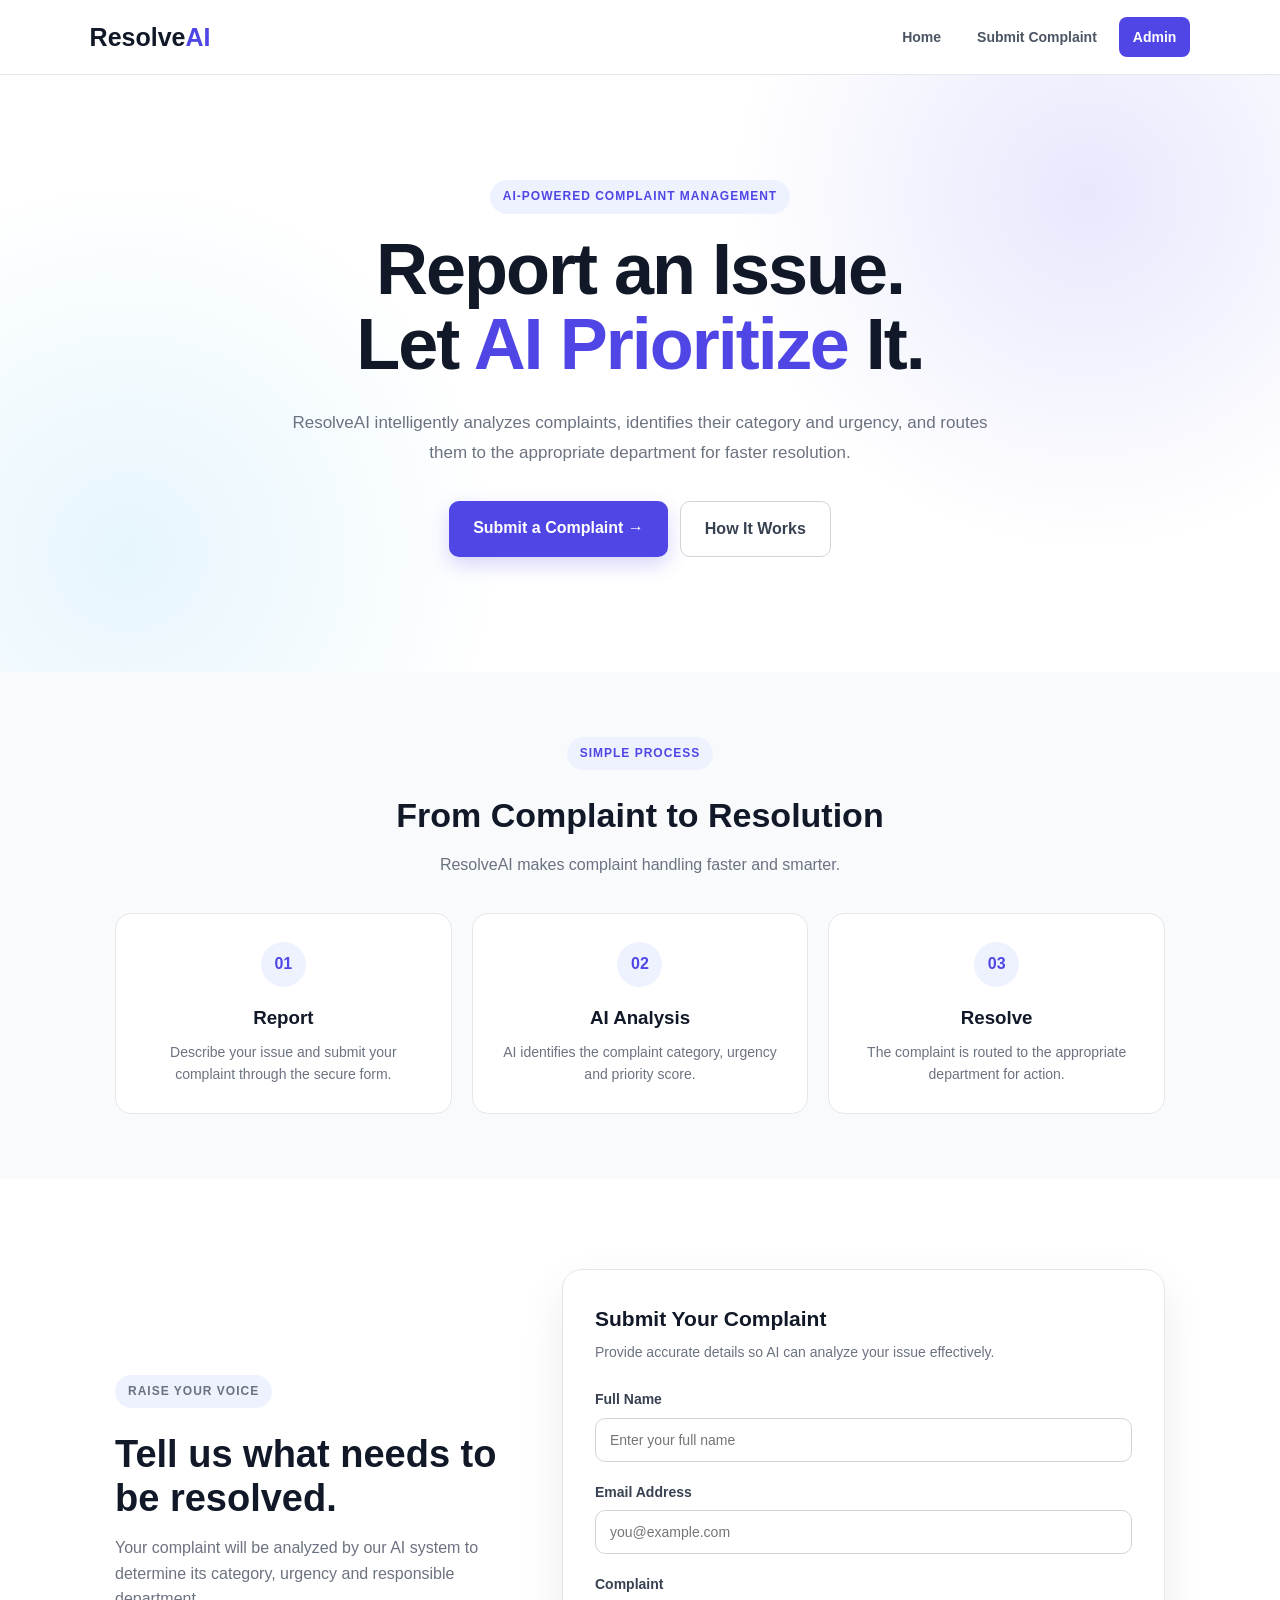
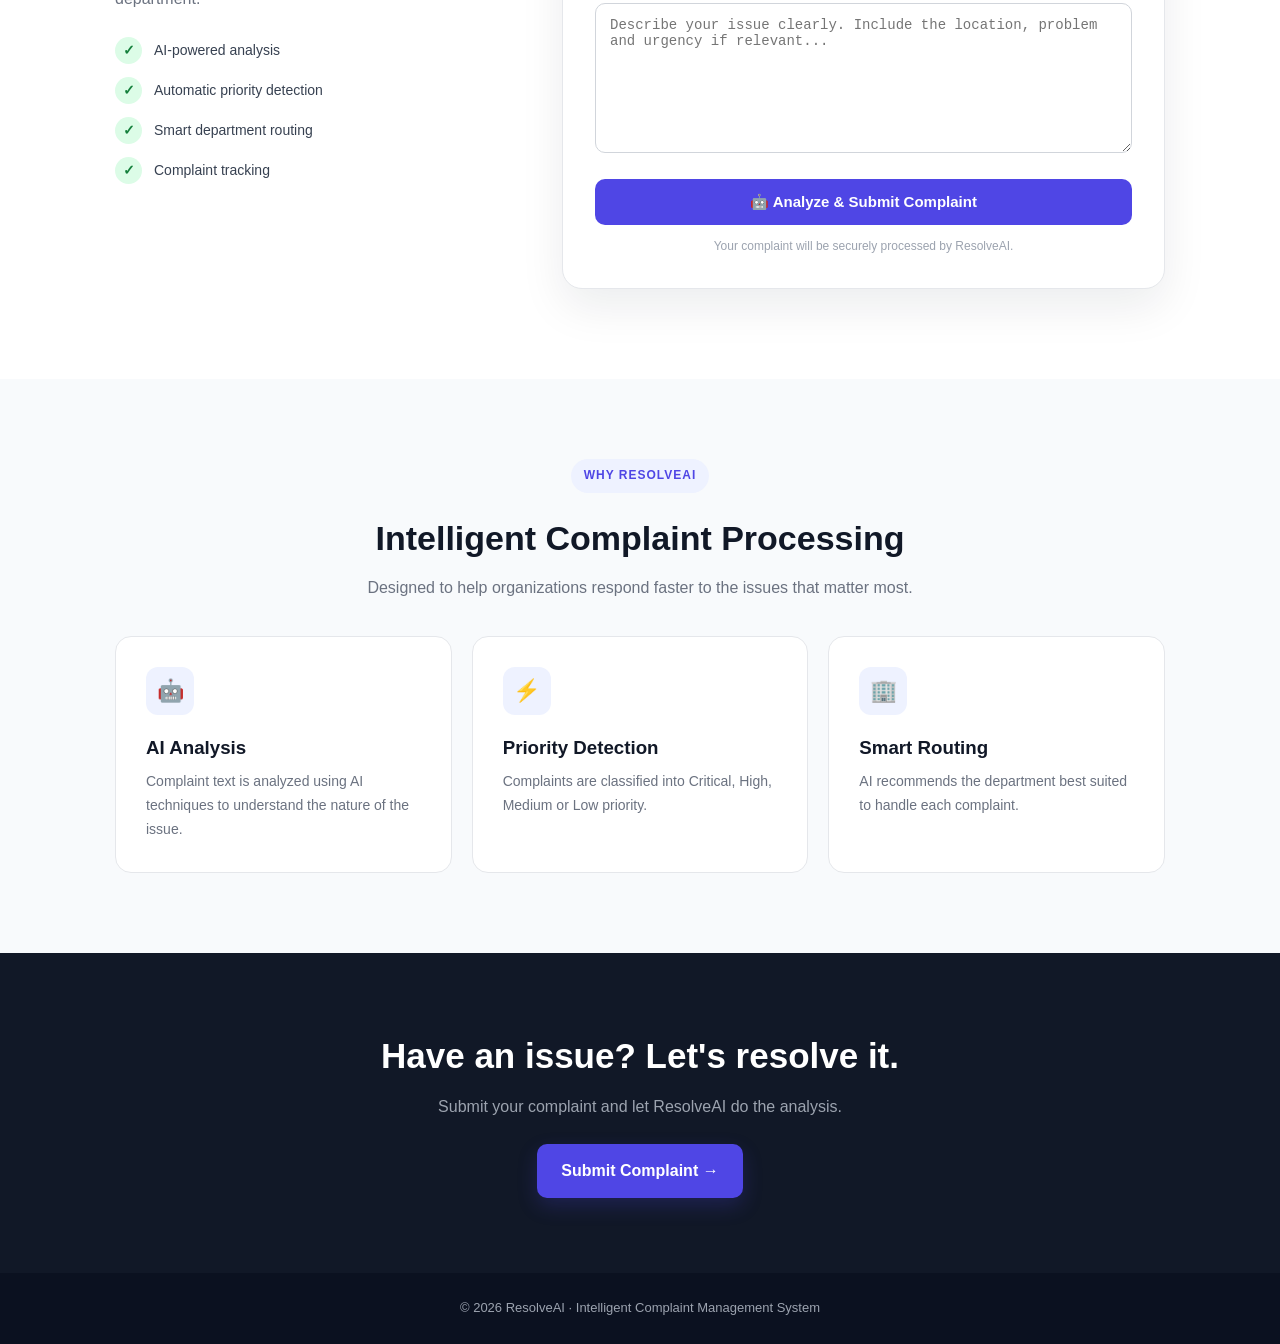
<file: templates/index.html>
<!DOCTYPE html>
<html lang="en">

<head>

    <meta charset="UTF-8">
    <meta name="viewport" content="width=device-width, initial-scale=1.0">

    <title>ResolveAI | Intelligent Complaint Management</title>

    <style>

        * {
            margin: 0;
            padding: 0;
            box-sizing: border-box;
        }

        html {
            scroll-behavior: smooth;
        }

        body {
            font-family: Arial, Helvetica, sans-serif;
            background: #f8fafc;
            color: #111827;
            line-height: 1.6;
        }

        /* =========================
           NAVBAR
        ========================= */

        .navbar {
            position: sticky;
            top: 0;
            z-index: 1000;

            display: flex;
            justify-content: space-between;
            align-items: center;

            padding: 17px 7%;

            background: rgba(255, 255, 255, 0.94);

            border-bottom: 1px solid #e5e7eb;

            backdrop-filter: blur(12px);
        }

        .logo {
            font-size: 25px;
            font-weight: 800;
            color: #111827;
        }

        .logo span {
            color: #4f46e5;
        }

        .nav-links {
            display: flex;
            align-items: center;
            gap: 8px;
        }

        .nav-links a {
            text-decoration: none;
            color: #4b5563;

            padding: 9px 14px;

            border-radius: 8px;

            font-size: 14px;
            font-weight: 600;

            transition: 0.2s;
        }

        .nav-links a:hover {
            color: #4f46e5;
            background: #eef2ff;
        }

        .admin-link {
            color: #ffffff !important;
            background: #4f46e5 !important;
        }

        .admin-link:hover {
            background: #4338ca !important;
        }


        /* =========================
           HERO
        ========================= */

        .hero {
            position: relative;
            overflow: hidden;

            padding: 105px 7% 115px;

            background:
                radial-gradient(
                    circle at 85% 20%,
                    rgba(99, 102, 241, 0.15),
                    transparent 30%
                ),
                radial-gradient(
                    circle at 10% 80%,
                    rgba(14, 165, 233, 0.10),
                    transparent 30%
                ),
                #ffffff;
        }

        .hero-content {
            max-width: 850px;
            margin: auto;
            text-align: center;
        }

        .tag {
            display: inline-block;

            padding: 7px 13px;

            margin-bottom: 18px;

            border-radius: 30px;

            background: #eef2ff;

            color: #4f46e5;

            font-size: 12px;
            font-weight: 800;

            letter-spacing: 1px;
        }

        .hero h1 {
            font-size: clamp(42px, 6vw, 72px);

            line-height: 1.05;

            letter-spacing: -2px;

            margin-bottom: 25px;

            color: #111827;
        }

        .hero h1 span {
            color: #4f46e5;
        }

        .description {
            max-width: 700px;

            margin: auto;

            color: #6b7280;

            font-size: 17px;

            line-height: 1.8;
        }

        .hero-buttons {
            display: flex;
            justify-content: center;
            gap: 12px;

            margin-top: 32px;
        }

        .hero-button {
            display: inline-block;

            padding: 14px 24px;

            border-radius: 10px;

            background: #4f46e5;

            color: white;

            text-decoration: none;

            font-weight: 700;

            box-shadow:
                0 8px 20px rgba(79, 70, 229, 0.22);

            transition: 0.2s;
        }

        .hero-button:hover {
            background: #4338ca;
            transform: translateY(-2px);
        }

        .hero-secondary {
            display: inline-block;

            padding: 14px 24px;

            border-radius: 10px;

            border: 1px solid #d1d5db;

            color: #374151;

            text-decoration: none;

            font-weight: 700;

            background: white;

            transition: 0.2s;
        }

        .hero-secondary:hover {
            background: #f9fafb;
            transform: translateY(-2px);
        }


        /* =========================
           PROCESS
        ========================= */

        .process {
            padding: 65px 7%;

            background: #f8fafc;
        }

        .section-heading {
            text-align: center;

            max-width: 700px;

            margin: 0 auto 35px;
        }

        .section-heading h2 {
            font-size: 34px;

            margin-bottom: 10px;

            color: #111827;
        }

        .section-heading p:not(.tag) {
            color: #6b7280;
        }

        .process-grid {
            max-width: 1050px;

            margin: auto;

            display: grid;

            grid-template-columns:
                repeat(3, 1fr);

            gap: 20px;
        }

        .process-card {
            background: white;

            padding: 28px;

            border-radius: 16px;

            border: 1px solid #e5e7eb;

            text-align: center;

            transition: 0.25s;
        }

        .process-card:hover {
            transform: translateY(-5px);

            box-shadow:
                0 15px 35px rgba(0, 0, 0, 0.07);
        }

        .process-number {
            width: 45px;
            height: 45px;

            margin: 0 auto 16px;

            display: flex;
            align-items: center;
            justify-content: center;

            border-radius: 50%;

            background: #eef2ff;

            color: #4f46e5;

            font-weight: 800;
        }

        .process-card h3 {
            margin-bottom: 8px;
        }

        .process-card p {
            color: #6b7280;
            font-size: 14px;
        }


        /* =========================
           COMPLAINT SECTION
        ========================= */

        .complaint-section {
            padding: 90px 7%;

            background: white;
        }

        .complaint-layout {
            max-width: 1050px;

            margin: auto;

            display: grid;

            grid-template-columns: 0.8fr 1.2fr;

            gap: 45px;

            align-items: center;
        }

        .complaint-info h2 {
            font-size: 38px;

            line-height: 1.15;

            margin-bottom: 15px;
        }

        .complaint-info > p {
            color: #6b7280;

            margin-bottom: 25px;
        }

        .benefits {
            display: flex;
            flex-direction: column;
            gap: 13px;
        }

        .benefit {
            display: flex;
            align-items: center;
            gap: 12px;

            color: #374151;

            font-size: 14px;
        }

        .check {
            width: 27px;
            height: 27px;

            flex-shrink: 0;

            display: flex;
            align-items: center;
            justify-content: center;

            border-radius: 50%;

            background: #dcfce7;

            color: #15803d;

            font-weight: bold;
        }


        /* =========================
           FORM CARD
        ========================= */

        .complaint-card {
            background: #ffffff;

            padding: 32px;

            border-radius: 20px;

            border: 1px solid #e5e7eb;

            box-shadow:
                0 18px 45px rgba(15, 23, 42, 0.08);
        }

        .form-title {
            font-size: 21px;
            margin-bottom: 5px;
        }

        .form-subtitle {
            color: #6b7280;
            font-size: 14px;
            margin-bottom: 25px;
        }

        .form-group {
            margin-bottom: 19px;
        }

        label {
            display: block;

            margin-bottom: 7px;

            font-size: 14px;

            font-weight: 700;

            color: #374151;
        }

        input,
        textarea {
            width: 100%;

            padding: 13px 14px;

            border: 1px solid #d1d5db;

            border-radius: 10px;

            background: #ffffff;

            color: #111827;

            font-size: 14px;

            outline: none;

            transition: 0.2s;
        }

        input:focus,
        textarea:focus {
            border-color: #4f46e5;

            box-shadow:
                0 0 0 3px rgba(79, 70, 229, 0.10);
        }

        textarea {
            min-height: 150px;

            resize: vertical;
        }

        .submit-button {
            width: 100%;

            padding: 14px;

            border: none;

            border-radius: 10px;

            background: #4f46e5;

            color: white;

            font-size: 15px;

            font-weight: 800;

            cursor: pointer;

            transition: 0.2s;
        }

        .submit-button:hover {
            background: #4338ca;

            transform: translateY(-1px);

            box-shadow:
                0 8px 20px rgba(79, 70, 229, 0.20);
        }

        .privacy-note {
            margin-top: 12px;

            text-align: center;

            color: #9ca3af;

            font-size: 12px;
        }


        /* =========================
           FEATURES
        ========================= */

        .features {
            padding: 80px 7%;

            background: #f8fafc;
        }

        .feature-grid {
            max-width: 1050px;

            margin: auto;

            display: grid;

            grid-template-columns:
                repeat(3, 1fr);

            gap: 20px;
        }

        .feature-card {
            background: white;

            padding: 30px;

            border-radius: 16px;

            border: 1px solid #e5e7eb;

            transition: 0.25s;
        }

        .feature-card:hover {
            transform: translateY(-5px);

            box-shadow:
                0 15px 35px rgba(0, 0, 0, 0.07);
        }

        .icon {
            width: 48px;
            height: 48px;

            display: flex;
            align-items: center;
            justify-content: center;

            margin-bottom: 18px;

            border-radius: 12px;

            background: #eef2ff;

            font-size: 22px;
        }

        .feature-card h3 {
            margin-bottom: 8px;
        }

        .feature-card p {
            color: #6b7280;

            font-size: 14px;

            line-height: 1.7;
        }


        /* =========================
           CTA
        ========================= */

        .cta {
            padding: 75px 7%;

            background: #111827;

            color: white;

            text-align: center;
        }

        .cta h2 {
            font-size: 35px;

            margin-bottom: 10px;
        }

        .cta p {
            color: #9ca3af;

            margin-bottom: 25px;
        }


        /* =========================
           FOOTER
        ========================= */

        footer {
            padding: 25px;

            text-align: center;

            background: #0b1120;

            color: #9ca3af;

            font-size: 13px;
        }


        /* =========================
           RESPONSIVE
        ========================= */

        @media (max-width: 850px) {

            .navbar {
                padding: 15px 5%;
            }

            .nav-links a {
                padding: 7px 8px;
                font-size: 12px;
            }

            .hero {
                padding: 75px 5%;
            }

            .process-grid,
            .feature-grid {
                grid-template-columns: 1fr;
            }

            .complaint-layout {
                grid-template-columns: 1fr;
            }

            .complaint-info {
                text-align: center;
            }

            .benefit {
                justify-content: center;
            }

        }


        @media (max-width: 550px) {

            .nav-links a:nth-child(2) {
                display: none;
            }

            .hero h1 {
                font-size: 42px;
            }

            .hero-buttons {
                flex-direction: column;
            }

            .hero-button,
            .hero-secondary {
                width: 100%;
                text-align: center;
            }

            .complaint-section,
            .features,
            .process {
                padding: 60px 5%;
            }

            .complaint-card {
                padding: 22px;
            }

            .section-heading h2 {
                font-size: 29px;
            }

            .complaint-info h2 {
                font-size: 31px;
            }

        }

    </style>

</head>


<body>


<!-- =========================
     NAVBAR
========================= -->

<nav class="navbar">

    <div class="logo">
        Resolve<span>AI</span>
    </div>


    <div class="nav-links">

        <a href="/">
            Home
        </a>

        <a href="#complaint">
            Submit Complaint
        </a>

        <a href="/admin" class="admin-link">
            Admin
        </a>

    </div>

</nav>



<!-- =========================
     HERO
========================= -->

<section class="hero">

    <div class="hero-content">

        <p class="tag">
            AI-POWERED COMPLAINT MANAGEMENT
        </p>


        <h1>
            Report an Issue.<br>
            Let <span>AI Prioritize</span> It.
        </h1>


        <p class="description">

            ResolveAI intelligently analyzes complaints,
            identifies their category and urgency, and routes
            them to the appropriate department for faster resolution.

        </p>


        <div class="hero-buttons">

            <a
                href="#complaint"
                class="hero-button"
            >
                Submit a Complaint →
            </a>

            <a
                href="#how-it-works"
                class="hero-secondary"
            >
                How It Works
            </a>

        </div>

    </div>

</section>



<!-- =========================
     HOW IT WORKS
========================= -->

<section class="process" id="how-it-works">

    <div class="section-heading">

        <p class="tag">
            SIMPLE PROCESS
        </p>

        <h2>
            From Complaint to Resolution
        </h2>

        <p>
            ResolveAI makes complaint handling faster and smarter.
        </p>

    </div>


    <div class="process-grid">


        <div class="process-card">

            <div class="process-number">
                01
            </div>

            <h3>
                Report
            </h3>

            <p>
                Describe your issue and submit your complaint
                through the secure form.
            </p>

        </div>


        <div class="process-card">

            <div class="process-number">
                02
            </div>

            <h3>
                AI Analysis
            </h3>

            <p>
                AI identifies the complaint category,
                urgency and priority score.
            </p>

        </div>


        <div class="process-card">

            <div class="process-number">
                03
            </div>

            <h3>
                Resolve
            </h3>

            <p>
                The complaint is routed to the appropriate
                department for action.
            </p>

        </div>

    </div>

</section>



<!-- =========================
     COMPLAINT FORM
========================= -->

<section
    class="complaint-section"
    id="complaint"
>

    <div class="complaint-layout">


        <!-- LEFT SIDE -->

        <div class="complaint-info">

            <p class="tag">
                RAISE YOUR VOICE
            </p>


            <h2>
                Tell us what needs to be resolved.
            </h2>


            <p>

                Your complaint will be analyzed by our
                AI system to determine its category,
                urgency and responsible department.

            </p>


            <div class="benefits">

                <div class="benefit">

                    <span class="check">
                        ✓
                    </span>

                    AI-powered analysis

                </div>


                <div class="benefit">

                    <span class="check">
                        ✓
                    </span>

                    Automatic priority detection

                </div>


                <div class="benefit">

                    <span class="check">
                        ✓
                    </span>

                    Smart department routing

                </div>


                <div class="benefit">

                    <span class="check">
                        ✓
                    </span>

                    Complaint tracking

                </div>

            </div>

        </div>



        <!-- FORM -->

        <div class="complaint-card">

            <h3 class="form-title">
                Submit Your Complaint
            </h3>

            <p class="form-subtitle">
                Provide accurate details so AI can analyze your issue effectively.
            </p>


            <form
                action="/submit"
                method="POST"
            >


                <div class="form-group">

                    <label for="name">
                        Full Name
                    </label>

                    <input
                        type="text"
                        id="name"
                        name="name"
                        placeholder="Enter your full name"
                        required
                    >

                </div>


                <div class="form-group">

                    <label for="email">
                        Email Address
                    </label>

                    <input
                        type="email"
                        id="email"
                        name="email"
                        placeholder="you@example.com"
                        required
                    >

                </div>


                <div class="form-group">

                    <label for="complaint">
                        Complaint
                    </label>

                    <textarea
                        id="complaint"
                        name="complaint"
                        placeholder="Describe your issue clearly. Include the location, problem and urgency if relevant..."
                        required
                    ></textarea>

                </div>


                <button
                    type="submit"
                    class="submit-button"
                >
                    🤖 Analyze & Submit Complaint
                </button>


                <p class="privacy-note">
                    Your complaint will be securely processed by ResolveAI.
                </p>

            </form>

        </div>

    </div>

</section>



<!-- =========================
     FEATURES
========================= -->

<section class="features">

    <div class="section-heading">

        <p class="tag">
            WHY RESOLVEAI
        </p>

        <h2>
            Intelligent Complaint Processing
        </h2>

        <p>
            Designed to help organizations respond faster
            to the issues that matter most.
        </p>

    </div>


    <div class="feature-grid">


        <div class="feature-card">

            <div class="icon">
                🤖
            </div>

            <h3>
                AI Analysis
            </h3>

            <p>
                Complaint text is analyzed using AI techniques
                to understand the nature of the issue.
            </p>

        </div>


        <div class="feature-card">

            <div class="icon">
                ⚡
            </div>

            <h3>
                Priority Detection
            </h3>

            <p>
                Complaints are classified into Critical,
                High, Medium or Low priority.
            </p>

        </div>


        <div class="feature-card">

            <div class="icon">
                🏢
            </div>

            <h3>
                Smart Routing
            </h3>

            <p>
                AI recommends the department best suited
                to handle each complaint.
            </p>

        </div>

    </div>

</section>



<!-- =========================
     CTA
========================= -->

<section class="cta">

    <h2>
        Have an issue? Let's resolve it.
    </h2>

    <p>
        Submit your complaint and let ResolveAI do the analysis.
    </p>

    <a
        href="#complaint"
        class="hero-button"
    >
        Submit Complaint →
    </a>

</section>



<!-- =========================
     FOOTER
========================= -->

<footer>

    <p>
        © 2026 ResolveAI · Intelligent Complaint Management System
    </p>

</footer>


</body>

</html>
</file>
